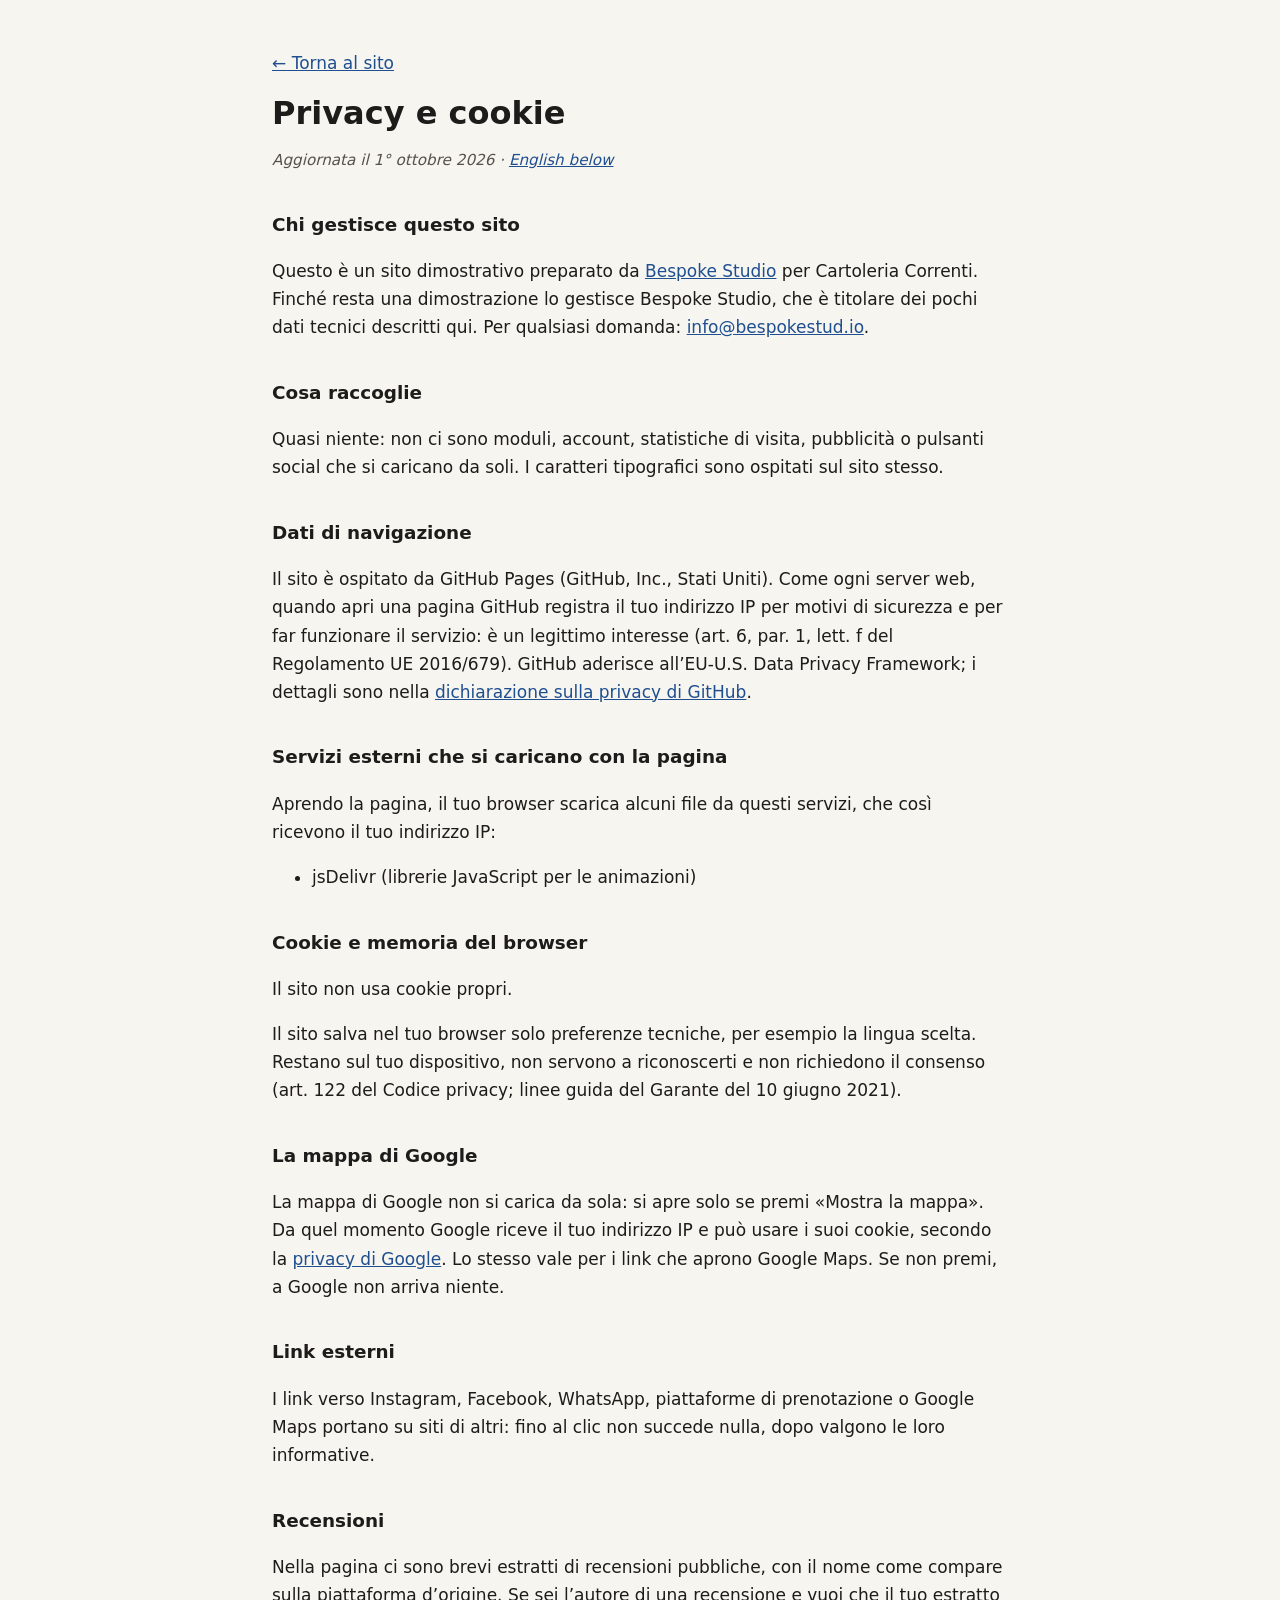
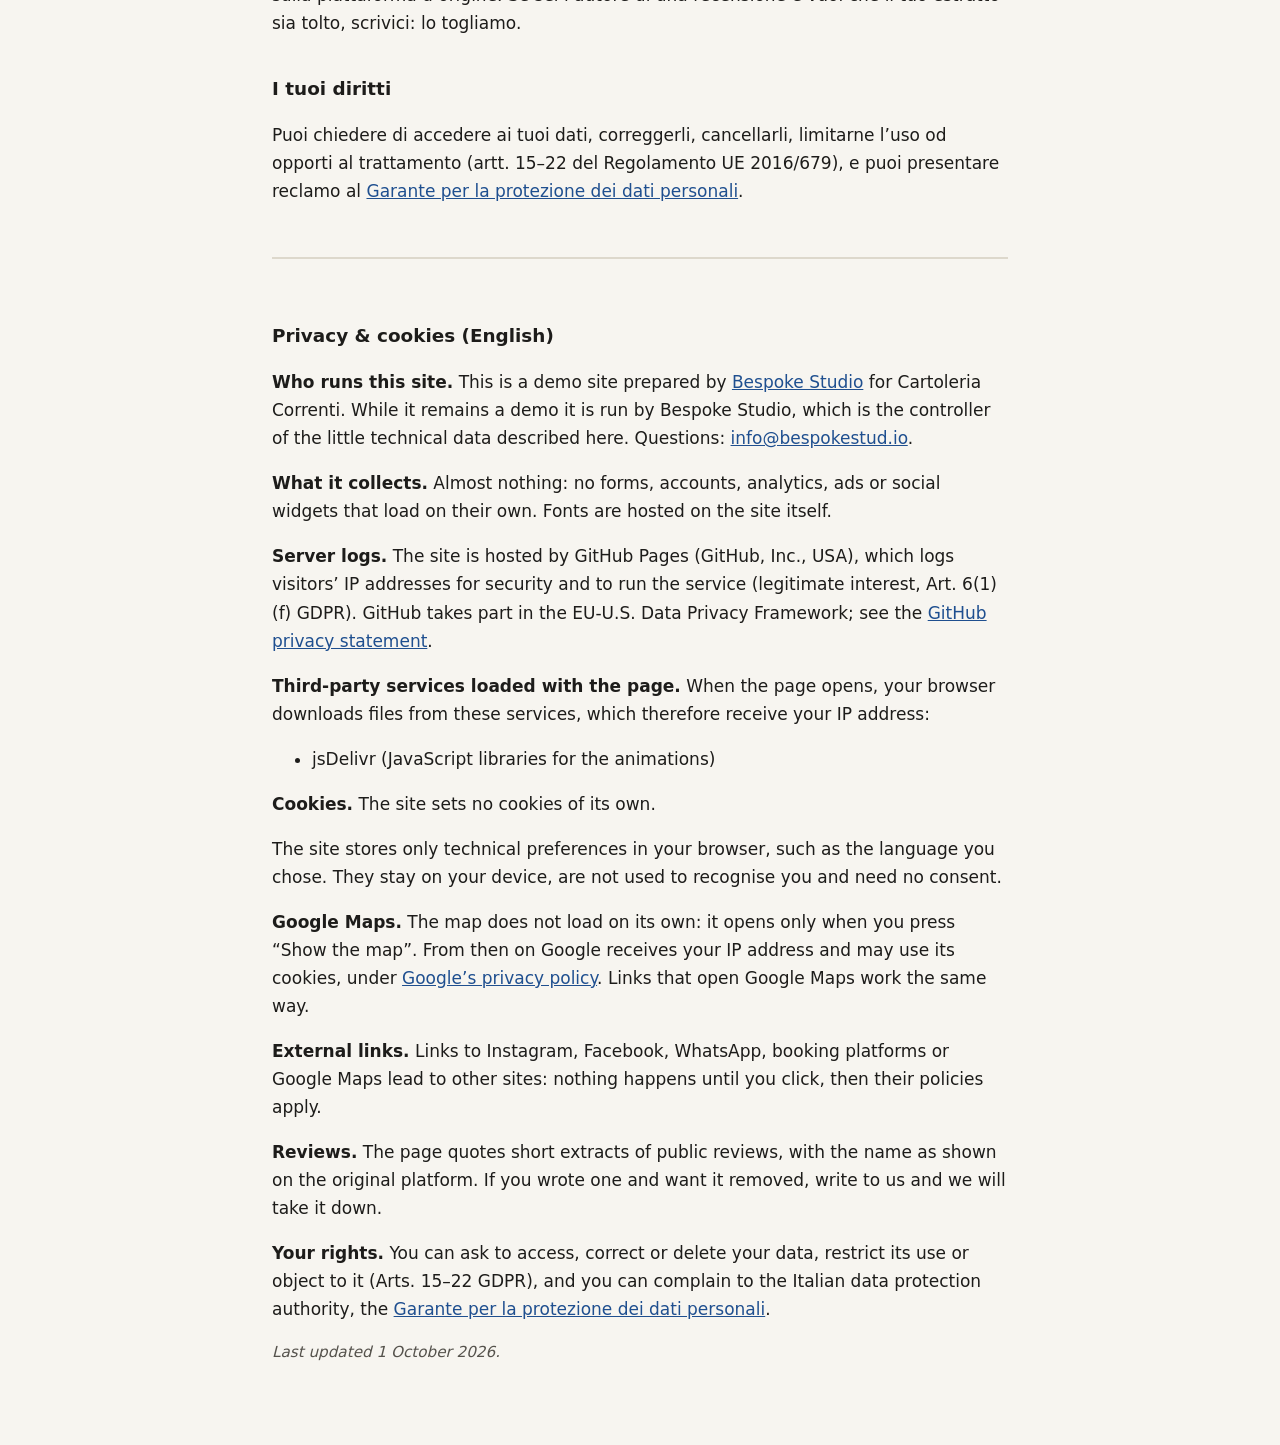
<file: privacy.html>
<!DOCTYPE html>
<html lang="it">
<head>
  <meta charset="UTF-8">
  <meta name="viewport" content="width=device-width, initial-scale=1.0">
  <meta name="robots" content="noindex">
  <title>Privacy e cookie · Cartoleria Correnti</title>
  <meta name="description" content="Informativa privacy e cookie del sito Cartoleria Correnti.">
  <style>
    body { margin: 0; background: #f7f5f0; color: #1d1c1a; font: 17px/1.65 system-ui, -apple-system, "Segoe UI", Roboto, sans-serif; }
    main { max-width: 46rem; margin: 0 auto; padding: 32px 20px 64px; }
    h1 { font-size: 2rem; line-height: 1.2; margin: 0.4em 0 0.2em; }
    h2 { font-size: 1.15rem; margin: 2em 0 0.4em; }
    a { color: #1f4f8f; }
    .data { color: #55524c; font-style: italic; font-size: 0.95rem; }
    .en { margin-top: 3em; padding-top: 1.5em; border-top: 2px solid #ddd8cc; }
    code { font-size: 0.9em; background: #ebe7dc; padding: 0 4px; border-radius: 3px; }
  </style>
</head>
<body>
<main>
  <p><a href="index.html">← Torna al sito</a></p>
  <h1>Privacy e cookie</h1>
  <p class="data">Aggiornata il 1° ottobre 2026 · <a href="#english" lang="en">English below</a></p>
  <h2>Chi gestisce questo sito</h2>
  <p>Questo è un sito dimostrativo preparato da <a href="https://bespokestud.io" rel="noopener">Bespoke Studio</a> per Cartoleria Correnti. Finché resta una dimostrazione lo gestisce Bespoke Studio, che è titolare dei pochi dati tecnici descritti qui. Per qualsiasi domanda: <a href="mailto:info@bespokestud.io">info@bespokestud.io</a>.</p>
  <h2>Cosa raccoglie</h2>
  <p>Quasi niente: non ci sono moduli, account, statistiche di visita, pubblicità o pulsanti social che si caricano da soli. I caratteri tipografici sono ospitati sul sito stesso.</p>
  <h2>Dati di navigazione</h2>
  <p>Il sito è ospitato da GitHub Pages (GitHub, Inc., Stati Uniti). Come ogni server web, quando apri una pagina GitHub registra il tuo indirizzo IP per motivi di sicurezza e per far funzionare il servizio: è un legittimo interesse (art. 6, par. 1, lett. f del Regolamento UE 2016/679). GitHub aderisce all’EU-U.S. Data Privacy Framework; i dettagli sono nella <a href="https://docs.github.com/site-policy/privacy-policies/github-general-privacy-statement" rel="noopener">dichiarazione sulla privacy di GitHub</a>.</p>
  <h2>Servizi esterni che si caricano con la pagina</h2>
  <p>Aprendo la pagina, il tuo browser scarica alcuni file da questi servizi, che così ricevono il tuo indirizzo IP:</p>
  <ul><li>jsDelivr (librerie JavaScript per le animazioni)</li></ul>
  <h2>Cookie e memoria del browser</h2>
  <p>Il sito non usa cookie propri.</p>
  <p>Il sito salva nel tuo browser solo preferenze tecniche, per esempio la lingua scelta. Restano sul tuo dispositivo, non servono a riconoscerti e non richiedono il consenso (art. 122 del Codice privacy; linee guida del Garante del 10 giugno 2021).</p>
  <h2>La mappa di Google</h2>
  <p>La mappa di Google non si carica da sola: si apre solo se premi «Mostra la mappa». Da quel momento Google riceve il tuo indirizzo IP e può usare i suoi cookie, secondo la <a href="https://policies.google.com/privacy?hl=it" rel="noopener">privacy di Google</a>. Lo stesso vale per i link che aprono Google Maps. Se non premi, a Google non arriva niente.</p>
  <h2>Link esterni</h2>
  <p>I link verso Instagram, Facebook, WhatsApp, piattaforme di prenotazione o Google Maps portano su siti di altri: fino al clic non succede nulla, dopo valgono le loro informative.</p>
  <h2>Recensioni</h2>
  <p>Nella pagina ci sono brevi estratti di recensioni pubbliche, con il nome come compare sulla piattaforma d’origine. Se sei l’autore di una recensione e vuoi che il tuo estratto sia tolto, scrivici: lo togliamo.</p>
  <h2>I tuoi diritti</h2>
  <p>Puoi chiedere di accedere ai tuoi dati, correggerli, cancellarli, limitarne l’uso od opporti al trattamento (artt. 15–22 del Regolamento UE 2016/679), e puoi presentare reclamo al <a href="https://www.garanteprivacy.it" rel="noopener">Garante per la protezione dei dati personali</a>.</p>
  <div class="en" id="english" lang="en">
    <h2>Privacy &amp; cookies (English)</h2>
    <p><strong>Who runs this site.</strong> This is a demo site prepared by <a href="https://bespokestud.io" rel="noopener">Bespoke Studio</a> for Cartoleria Correnti. While it remains a demo it is run by Bespoke Studio, which is the controller of the little technical data described here. Questions: <a href="mailto:info@bespokestud.io">info@bespokestud.io</a>.</p>
    <p><strong>What it collects.</strong> Almost nothing: no forms, accounts, analytics, ads or social widgets that load on their own. Fonts are hosted on the site itself.</p>
    <p><strong>Server logs.</strong> The site is hosted by GitHub Pages (GitHub, Inc., USA), which logs visitors’ IP addresses for security and to run the service (legitimate interest, Art. 6(1)(f) GDPR). GitHub takes part in the EU-U.S. Data Privacy Framework; see the <a href="https://docs.github.com/site-policy/privacy-policies/github-general-privacy-statement" rel="noopener">GitHub privacy statement</a>.</p>
    <p><strong>Third-party services loaded with the page.</strong> When the page opens, your browser downloads files from these services, which therefore receive your IP address:</p><ul><li>jsDelivr (JavaScript libraries for the animations)</li></ul>
    <p><strong>Cookies.</strong> The site sets no cookies of its own.</p>
    <p>The site stores only technical preferences in your browser, such as the language you chose. They stay on your device, are not used to recognise you and need no consent.</p>
    <p><strong>Google Maps.</strong> The map does not load on its own: it opens only when you press “Show the map”. From then on Google receives your IP address and may use its cookies, under <a href="https://policies.google.com/privacy?hl=en" rel="noopener">Google’s privacy policy</a>. Links that open Google Maps work the same way.</p>
    <p><strong>External links.</strong> Links to Instagram, Facebook, WhatsApp, booking platforms or Google Maps lead to other sites: nothing happens until you click, then their policies apply.</p>
    <p><strong>Reviews.</strong> The page quotes short extracts of public reviews, with the name as shown on the original platform. If you wrote one and want it removed, write to us and we will take it down.</p>
    <p><strong>Your rights.</strong> You can ask to access, correct or delete your data, restrict its use or object to it (Arts. 15–22 GDPR), and you can complain to the Italian data protection authority, the <a href="https://www.garanteprivacy.it" rel="noopener">Garante per la protezione dei dati personali</a>.</p>
    <p class="data">Last updated 1 October 2026.</p>
  </div>
</main>
</body>
</html>
</file>
